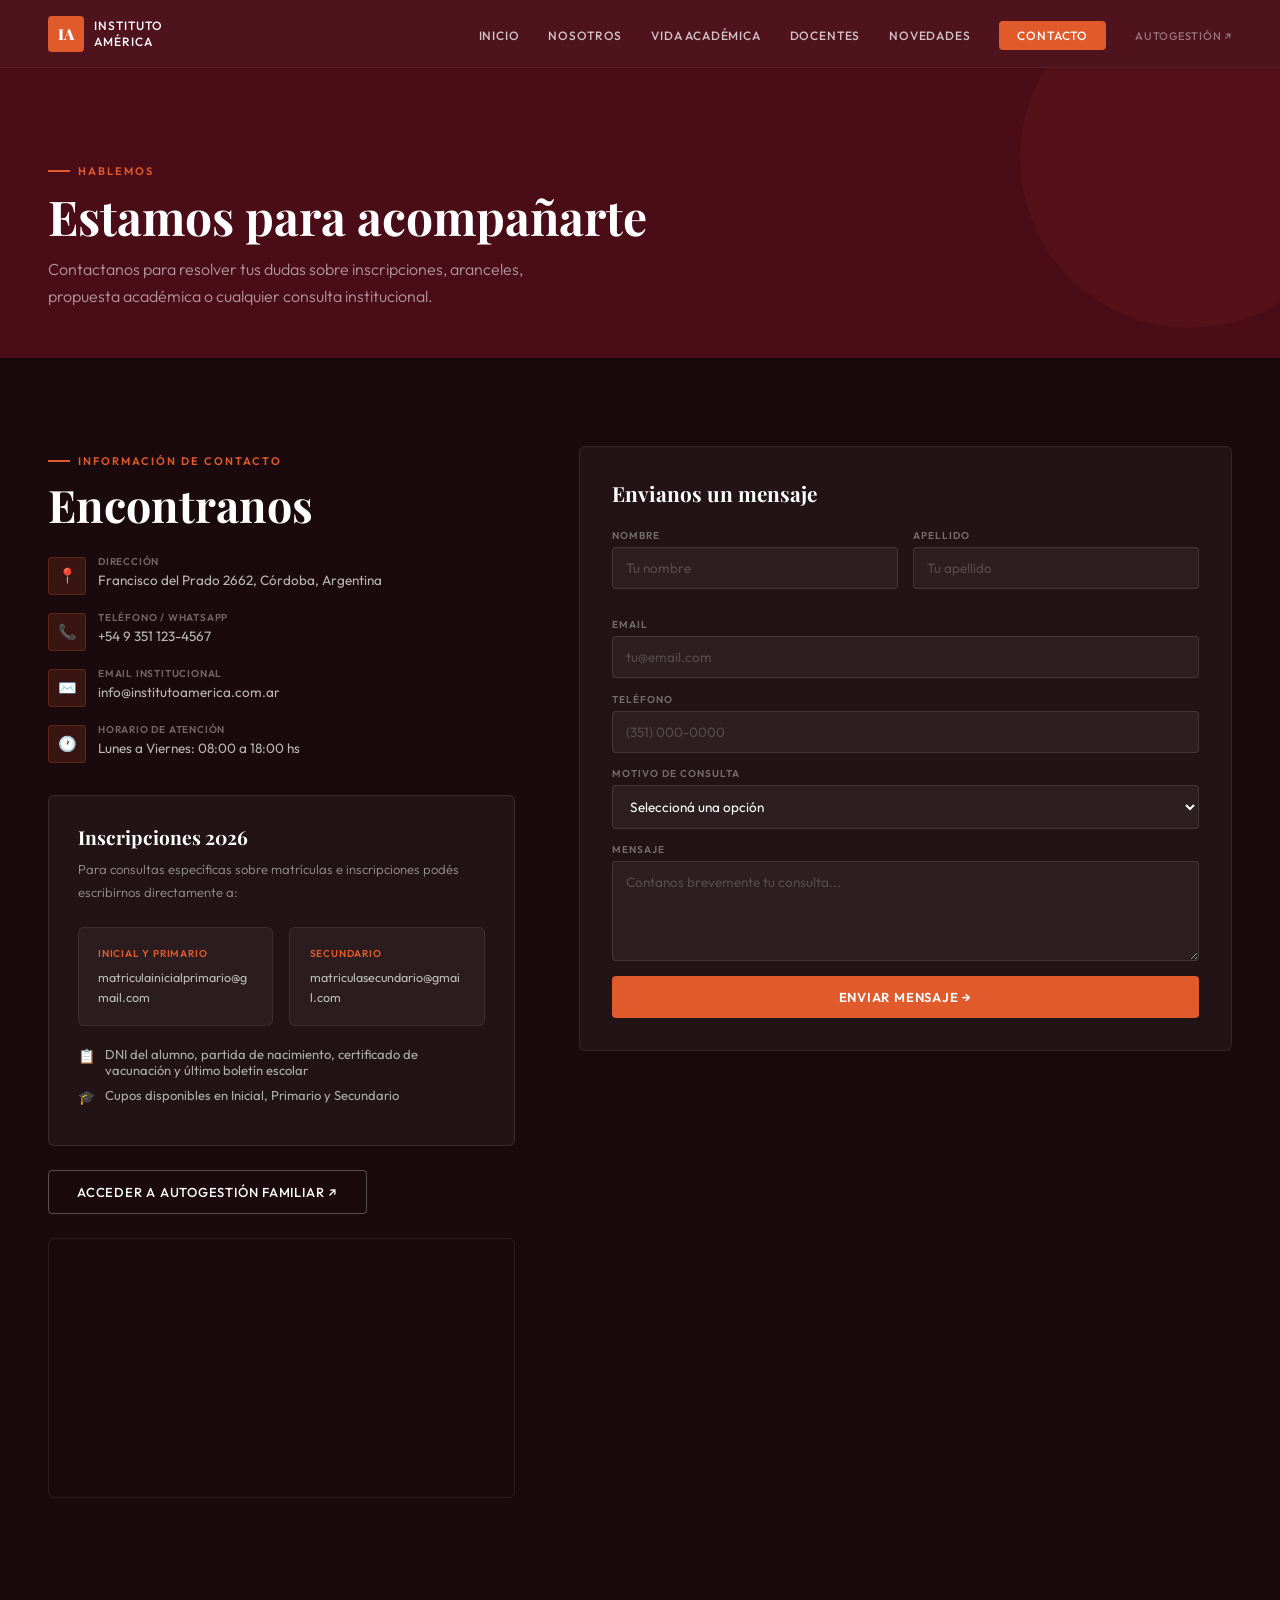
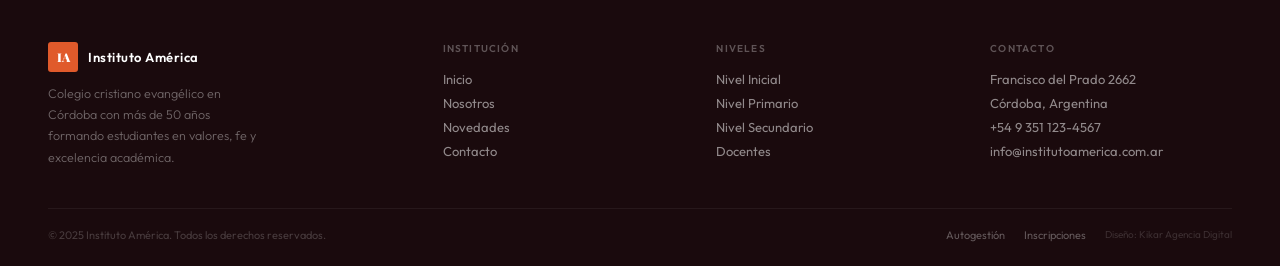
<file: contacto.html>
<!DOCTYPE html>
<html lang="es">
<head>
<meta charset="UTF-8">
<meta name="viewport" content="width=device-width, initial-scale=1.0">
<title>Contacto — Instituto América Córdoba</title>
<meta name="description" content="Contactá al Instituto América para inscripciones, información académica o cualquier consulta. Francisco del Prado 2662, Córdoba.">
<link rel="preconnect" href="https://fonts.googleapis.com">
<link href="https://fonts.googleapis.com/css2?family=Playfair+Display:ital,wght@0,700;0,900;1,700&family=Outfit:wght@300;400;500;600&display=swap" rel="stylesheet">
<link rel="stylesheet" href="css/styles.css">
<style>
.contacto-layout { display: grid; grid-template-columns: 1fr 1.4fr; gap: 4rem; align-items: start; }
.admisiones-box { background: rgba(255,255,255,.04); border: 1px solid rgba(255,255,255,.1); border-radius: 6px; padding: 1.8rem; margin-top: 2rem; }
.admisiones-box h3 { font-family: 'Playfair Display', serif; font-size: 1.2rem; font-weight: 700; color: #fff; margin-bottom: .5rem; }
.admisiones-box p { font-size: 13px; color: rgba(255,255,255,.55); line-height: 1.7; font-weight: 300; margin-bottom: 1rem; }
.detail-row { display: flex; gap: 10px; font-size: 13px; color: rgba(255,255,255,.65); margin-bottom: .6rem; align-items: flex-start; }
.detail-row span:first-child { color: var(--naranja); flex-shrink: 0; font-size: 14px; margin-top: 1px; }
.map-embed { width: 100%; height: 260px; border-radius: 6px; overflow: hidden; margin-top: 1.5rem; border: 1px solid rgba(255,255,255,.08); }
.map-embed iframe { width: 100%; height: 100%; border: none; filter: grayscale(30%) contrast(1.1); }
.email-cards { display: grid; grid-template-columns: 1fr 1fr; gap: 1rem; margin-top: 1.5rem; }
.email-card { background: rgba(255,255,255,.04); border: 1px solid rgba(255,255,255,.08); border-radius: 6px; padding: 1.2rem; }
.email-card .nivel { font-size: 10px; font-weight: 600; color: var(--naranja); text-transform: uppercase; letter-spacing: .08em; margin-bottom: .4rem; }
.email-card a { font-size: 12.5px; color: rgba(255,255,255,.7); word-break: break-all; }
.email-card a:hover { color: var(--naranja); }
@media(max-width:1024px){ .contacto-layout { grid-template-columns: 1fr; } .email-cards { grid-template-columns: 1fr; } }
</style>
</head>
<body>

<nav id="navbar">
  <a href="index.html" class="nav-logo"><div class="nav-logo-mark">IA</div><div class="nav-logo-text">Instituto<br>América</div></a>
  <ul class="nav-links">
    <li><a href="index.html">Inicio</a></li>
    <li><a href="nosotros.html">Nosotros</a></li>
    <li><a href="vida-academica.html">Vida Académica</a></li>
    <li><a href="docentes.html">Docentes</a></li>
    <li><a href="novedades.html">Novedades</a></li>
    <li><a href="contacto.html" class="nav-cta active">Contacto</a></li>
    <li><a href="https://deioweb.com.ar/SAG/" target="_blank" class="nav-autogestion">Autogestión ↗</a></li>
  </ul>
  <button class="hamburger" onclick="toggleMenu()" aria-label="Menú"><span></span><span></span><span></span></button>
</nav>
<div class="mobile-menu" id="mobileMenu">
  <a href="index.html">Inicio</a><a href="nosotros.html">Nosotros</a><a href="vida-academica.html">Vida Académica</a><a href="docentes.html">Docentes</a><a href="novedades.html">Novedades</a><a href="contacto.html">Contacto</a><a href="https://deioweb.com.ar/SAG/" target="_blank">Autogestión ↗</a>
</div>

<header class="page-header">
  <div class="page-header-tag">Hablemos</div>
  <h1>Estamos para acompañarte</h1>
  <p>Contactanos para resolver tus dudas sobre inscripciones, aranceles, propuesta académica o cualquier consulta institucional.</p>
</header>

<section class="section section-darker">
  <div class="contacto-layout">

    <!-- INFO -->
    <div class="reveal">
      <div class="section-tag" style="color:var(--naranja)">Información de contacto</div>
      <h2 class="section-title light" style="margin-bottom:1.5rem">Encontranos</h2>

      <div class="contact-item">
        <div class="contact-icon">📍</div>
        <div class="contact-text">
          <strong>Dirección</strong>
          <a href="https://www.google.com/maps/place/Francisco+del+Prado+2662,+X5012+C%C3%B3rdoba" target="_blank">Francisco del Prado 2662, Córdoba, Argentina</a>
        </div>
      </div>
      <div class="contact-item">
        <div class="contact-icon">📞</div>
        <div class="contact-text">
          <strong>Teléfono / WhatsApp</strong>
          <a href="https://wa.me/5493511234567">+54 9 351 123-4567</a>
        </div>
      </div>
      <div class="contact-item">
        <div class="contact-icon">✉️</div>
        <div class="contact-text">
          <strong>Email institucional</strong>
          <a href="mailto:info@institutoamerica.com.ar">info@institutoamerica.com.ar</a>
        </div>
      </div>
      <div class="contact-item">
        <div class="contact-icon">🕐</div>
        <div class="contact-text">
          <strong>Horario de atención</strong>
          <span>Lunes a Viernes: 08:00 a 18:00 hs</span>
        </div>
      </div>

      <!-- INSCRIPCIONES -->
      <div class="admisiones-box">
        <h3>Inscripciones 2026</h3>
        <p>Para consultas específicas sobre matrículas e inscripciones podés escribirnos directamente a:</p>
        <div class="email-cards">
          <div class="email-card">
            <div class="nivel">Inicial y Primario</div>
            <a href="mailto:matriculainicialprimario@gmail.com">matriculainicialprimario@gmail.com</a>
          </div>
          <div class="email-card">
            <div class="nivel">Secundario</div>
            <a href="mailto:matriculasecundario@gmail.com">matriculasecundario@gmail.com</a>
          </div>
        </div>
        <div style="margin-top:1.2rem">
          <div class="detail-row"><span>📋</span><span>DNI del alumno, partida de nacimiento, certificado de vacunación y último boletín escolar</span></div>
          <div class="detail-row"><span>🎓</span><span>Cupos disponibles en Inicial, Primario y Secundario</span></div>
        </div>
      </div>

      <!-- AUTOGESTIÓN -->
      <div style="margin-top:1.5rem">
        <a href="https://deioweb.com.ar/SAG/" target="_blank" class="btn-ghost">Acceder a Autogestión familiar ↗</a>
      </div>

      <!-- MAPA -->
      <div class="map-embed">
        <iframe src="https://www.google.com/maps/embed?pb=!1m18!1m12!1m3!1d3404.8!2d-64.155175!3d-31.376884!2m3!1f0!2f0!3f0!3m2!1i1024!2i768!4f13.1!3m3!1m2!1s0x94329825ca95c5f1%3A0xcb6a591462caffd0!2sFrancisco%20del%20Prado%202662%2C%20X5012%20C%C3%B3rdoba!5e0!3m2!1ses!2sar!4v1" allowfullscreen="" loading="lazy" referrerpolicy="no-referrer-when-downgrade"></iframe>
      </div>
    </div>

    <!-- FORM -->
    <div class="contacto-form reveal d1">
      <h3 style="font-family:'Playfair Display',serif;font-size:1.3rem;color:#fff;margin-bottom:1.4rem">Envianos un mensaje</h3>
      <div class="form-row" style="margin-bottom:.9rem">
        <div class="form-group"><label>Nombre</label><input type="text" placeholder="Tu nombre"></div>
        <div class="form-group"><label>Apellido</label><input type="text" placeholder="Tu apellido"></div>
      </div>
      <div class="form-group"><label>Email</label><input type="email" placeholder="tu@email.com"></div>
      <div class="form-group"><label>Teléfono</label><input type="tel" placeholder="(351) 000-0000"></div>
      <div class="form-group">
        <label>Motivo de consulta</label>
        <select>
          <option value="" disabled selected>Seleccioná una opción</option>
          <option>Inscripción Nivel Inicial</option>
          <option>Inscripción Nivel Primario</option>
          <option>Inscripción Nivel Secundario</option>
          <option>Información académica</option>
          <option>Aranceles y becas</option>
          <option>Trabajo docente</option>
          <option>Otro</option>
        </select>
      </div>
      <div class="form-group"><label>Mensaje</label><textarea placeholder="Contanos brevemente tu consulta..."></textarea></div>
      <button class="btn-primary" style="width:100%;justify-content:center" onclick="handleSubmit(this)">Enviar mensaje →</button>
      <p id="form-success" style="display:none;margin-top:1rem;font-size:13px;color:var(--naranja);text-align:center">✓ ¡Mensaje enviado! Nos comunicaremos a la brevedad.</p>
    </div>

  </div>
</section>

<footer>
  <div class="footer-grid">
    <div class="footer-brand"><div class="logo-row"><div class="logo-mark">IA</div><span class="logo-name">Instituto América</span></div><p>Colegio cristiano evangélico en Córdoba con más de 50 años formando estudiantes en valores, fe y excelencia académica.</p></div>
    <div class="footer-col"><h4>Institución</h4><a href="index.html">Inicio</a><a href="nosotros.html">Nosotros</a><a href="novedades.html">Novedades</a><a href="contacto.html">Contacto</a></div>
    <div class="footer-col"><h4>Niveles</h4><a href="vida-academica.html#inicial">Nivel Inicial</a><a href="vida-academica.html#primario">Nivel Primario</a><a href="vida-academica.html#secundario">Nivel Secundario</a><a href="docentes.html">Docentes</a></div>
    <div class="footer-col"><h4>Contacto</h4><span>Francisco del Prado 2662</span><span>Córdoba, Argentina</span><a href="https://wa.me/5493511234567">+54 9 351 123-4567</a><a href="mailto:info@institutoamerica.com.ar">info@institutoamerica.com.ar</a></div>
  </div>
  <div class="footer-bottom">
    <p>© 2025 Instituto América. Todos los derechos reservados.</p>
    <div class="footer-right"><a href="https://deioweb.com.ar/SAG/" target="_blank">Autogestión</a><a href="contacto.html">Inscripciones</a><span class="footer-credit">Diseño: Kikar Agencia Digital</span></div>
  </div>
</footer>

<script>
window.addEventListener('scroll',()=>document.getElementById('navbar').classList.toggle('scrolled',scrollY>50));
function toggleMenu(){document.getElementById('mobileMenu').classList.toggle('open')}
function handleSubmit(btn){
  btn.textContent='Enviando...';btn.disabled=true;
  setTimeout(()=>{ btn.textContent='Enviado ✓'; document.getElementById('form-success').style.display='block'; },800);
}
const obs=new IntersectionObserver(e=>{e.forEach(x=>{if(x.isIntersecting){x.target.classList.add('visible');obs.unobserve(x.target)}})},{threshold:.1,rootMargin:'0px 0px -40px 0px'});
document.querySelectorAll('.reveal').forEach(el=>obs.observe(el));
</script>
</body>
</html>
</file>
<file: css/styles.css>
/* ─── RESET & VARIABLES ──────────────────────────────── */
*, *::before, *::after { margin: 0; padding: 0; box-sizing: border-box; }
:root {
  --bordo:    #4A0C17;
  --bordo2:   #6B1220;
  --bordo3:   #8B1A2E;
  --naranja:  #E05A2B;
  --naranja2: #F07A50;
  --crema:    #F5F0E8;
  --blanco:   #FFFFFF;
  --oscuro:   #1A0A0D;
  --texto:    #2C1518;
  --gris:     #7A6065;
  --gris-l:   #E8E0DC;
}
html { scroll-behavior: smooth; }
body {
  font-family: 'Outfit', sans-serif;
  background: var(--crema);
  color: var(--texto);
  overflow-x: hidden;
}
img { display: block; max-width: 100%; }
a { text-decoration: none; }
button { cursor: pointer; font-family: inherit; }

/* ─── NAV ─────────────────────────────────────────────── */
nav {
  position: fixed; top: 0; left: 0; right: 0; z-index: 200;
  height: 68px; padding: 0 3rem;
  display: flex; align-items: center; justify-content: space-between;
  background: rgba(74,12,23,0.97); backdrop-filter: blur(12px);
  border-bottom: 1px solid rgba(255,255,255,0.06);
  transition: all .3s ease;
}
nav.scrolled { height: 56px; box-shadow: 0 4px 24px rgba(0,0,0,.3); }
.nav-logo { display: flex; align-items: center; gap: 10px; color: var(--blanco); }
.nav-logo-mark {
  width: 36px; height: 36px; background: var(--naranja); border-radius: 4px;
  display: flex; align-items: center; justify-content: center;
  font-family: 'Playfair Display', serif; font-weight: 900; font-size: 15px; color: #fff; flex-shrink: 0;
}
.nav-logo-text { font-size: 12px; font-weight: 500; letter-spacing: .08em; text-transform: uppercase; line-height: 1.3; }
.nav-links { display: flex; gap: 1.8rem; list-style: none; align-items: center; }
.nav-links a {
  color: rgba(255,255,255,.75); font-size: 12px; font-weight: 500;
  letter-spacing: .07em; text-transform: uppercase; transition: color .2s;
  padding-bottom: 3px; border-bottom: 2px solid transparent;
}
.nav-links a:hover, .nav-links a.active { color: #fff; border-bottom-color: var(--naranja); }
.nav-cta {
  padding: 7px 18px !important; background: var(--naranja) !important;
  color: #fff !important; border-radius: 4px !important; border-bottom: none !important;
  transition: background .2s !important;
}
.nav-cta:hover { background: var(--naranja2) !important; }
.nav-autogestion {
  opacity: .55; font-size: 11px !important; border-bottom: none !important;
}
.hamburger {
  display: none; flex-direction: column; gap: 5px;
  background: none; border: none; padding: 4px; cursor: pointer;
}
.hamburger span { width: 22px; height: 2px; background: #fff; border-radius: 2px; display: block; transition: all .3s; }
.mobile-menu {
  display: none; position: fixed; top: 68px; left: 0; right: 0;
  background: var(--bordo); z-index: 199; padding: 1.5rem;
  flex-direction: column; gap: .8rem; border-bottom: 2px solid var(--naranja);
}
.mobile-menu a {
  color: rgba(255,255,255,.8); font-size: 14px; font-weight: 500;
  letter-spacing: .06em; text-transform: uppercase; padding: .5rem 0;
  border-bottom: 1px solid rgba(255,255,255,.1);
}
.mobile-menu.open { display: flex; }

/* ─── BUTTONS ─────────────────────────────────────────── */
.btn-primary {
  padding: 13px 28px; background: var(--naranja); color: #fff;
  font-size: 13px; font-weight: 600; letter-spacing: .06em; text-transform: uppercase;
  border-radius: 4px; border: none; transition: all .2s;
  display: inline-flex; align-items: center; gap: 6px;
}
.btn-primary:hover { background: var(--naranja2); transform: translateY(-2px); box-shadow: 0 8px 20px rgba(224,90,43,.4); }
.btn-bordo { background: var(--bordo); }
.btn-bordo:hover { background: var(--bordo2) !important; box-shadow: 0 8px 20px rgba(74,12,23,.3) !important; }
.btn-ghost {
  padding: 13px 28px; border: 1px solid rgba(255,255,255,.28); color: #fff;
  font-size: 13px; font-weight: 500; letter-spacing: .06em; text-transform: uppercase;
  border-radius: 4px; background: none; transition: all .2s; display: inline-flex; align-items: center; gap: 6px;
}
.btn-ghost:hover { border-color: rgba(255,255,255,.7); background: rgba(255,255,255,.06); }

/* ─── PAGE HEADER ─────────────────────────────────────── */
.page-header {
  background: var(--bordo); padding: 5.5rem 3rem 3rem; position: relative; overflow: hidden;
  margin-top: 68px;
}
.page-header::after {
  content: ''; position: absolute; right: -80px; top: -80px;
  width: 340px; height: 340px; border-radius: 50%; background: rgba(224,90,43,.07);
}
.page-header-tag {
  display: inline-flex; align-items: center; gap: 8px;
  color: var(--naranja); font-size: 11px; font-weight: 600;
  letter-spacing: .18em; text-transform: uppercase; margin-bottom: .7rem;
}
.page-header-tag::before { content: ''; width: 22px; height: 2px; background: var(--naranja); }
.page-header h1 {
  font-family: 'Playfair Display', serif; font-size: clamp(2rem, 4vw, 3rem);
  font-weight: 700; color: #fff; line-height: 1.15; max-width: 600px;
}
.page-header p { font-size: 1rem; color: rgba(255,255,255,.58); margin-top: .7rem; max-width: 540px; font-weight: 300; line-height: 1.7; }

/* ─── SECTION UTILS ───────────────────────────────────── */
.section    { padding: 5.5rem 3rem; }
.section-sm { padding: 3.5rem 3rem; }
.section-dark    { background: var(--bordo); color: #fff; }
.section-darker  { background: var(--oscuro); color: #fff; }
.section-mid     { background: var(--bordo2); color: #fff; }
.section-tag {
  display: inline-flex; align-items: center; gap: 8px;
  color: var(--naranja); font-size: 11px; font-weight: 600;
  letter-spacing: .18em; text-transform: uppercase; margin-bottom: .7rem;
}
.section-tag::before { content: ''; width: 22px; height: 2px; background: var(--naranja); }
.section-title {
  font-family: 'Playfair Display', serif; font-size: clamp(1.9rem, 3.5vw, 2.8rem);
  font-weight: 700; line-height: 1.15; color: var(--bordo);
}
.section-title.light { color: #fff; }
.container { max-width: 1200px; margin: 0 auto; }

/* ─── REVEAL ANIMATIONS ───────────────────────────────── */
.reveal { opacity: 0; transform: translateY(28px); transition: opacity .65s ease, transform .65s ease; }
.reveal.visible { opacity: 1; transform: translateY(0); }
.d1 { transition-delay: .1s; }
.d2 { transition-delay: .2s; }
.d3 { transition-delay: .3s; }

/* ─── VERSÍCULO STRIP ─────────────────────────────────── */
.versiculo { background: var(--bordo2); padding: 2.5rem 3rem; text-align: center; }
.versiculo blockquote {
  font-family: 'Playfair Display', serif; font-size: 1.25rem;
  font-style: italic; color: rgba(255,255,255,.88);
  max-width: 660px; margin: 0 auto; line-height: 1.65;
}
.versiculo cite { display: block; margin-top: .7rem; font-size: 12px; color: var(--naranja); font-style: normal; font-weight: 600; letter-spacing: .1em; }

/* ─── FOOTER ──────────────────────────────────────────── */
footer { background: var(--oscuro); padding: 3.5rem 3rem 1.5rem; }
.footer-grid { display: grid; grid-template-columns: 1.5fr 1fr 1fr 1fr; gap: 2rem; margin-bottom: 2.5rem; }
.footer-brand { }
.footer-brand .logo-row { display: flex; align-items: center; gap: 10px; margin-bottom: .7rem; }
.footer-brand .logo-mark { width: 30px; height: 30px; background: var(--naranja); border-radius: 3px; display: flex; align-items: center; justify-content: center; font-family: 'Playfair Display', serif; font-weight: 900; font-size: 12px; color: #fff; }
.footer-brand .logo-name { color: #fff; font-weight: 600; font-size: 13px; letter-spacing: .04em; }
.footer-brand p { font-size: 12.5px; color: rgba(255,255,255,.38); line-height: 1.7; max-width: 220px; font-weight: 300; margin-top: .4rem; }
.footer-col h4 { font-size: 10px; font-weight: 600; color: rgba(255,255,255,.3); letter-spacing: .12em; text-transform: uppercase; margin-bottom: 1rem; }
.footer-col a, .footer-col span { display: block; color: rgba(255,255,255,.52); font-size: 13px; margin-bottom: .5rem; transition: color .2s; }
.footer-col a:hover { color: var(--naranja); }
.footer-bottom { border-top: 1px solid rgba(255,255,255,.06); padding-top: 1.2rem; display: flex; justify-content: space-between; align-items: center; flex-wrap: wrap; gap: .5rem; }
.footer-bottom p { font-size: 11px; color: rgba(255,255,255,.2); }
.footer-bottom .footer-right { display: flex; gap: 1.2rem; align-items: center; }
.footer-bottom .footer-right a { font-size: 11px; color: rgba(255,255,255,.32); transition: color .2s; }
.footer-bottom .footer-right a:hover { color: var(--naranja); }
.footer-credit { font-size: 10px; color: rgba(255,255,255,.15); }

/* ─── CARDS ───────────────────────────────────────────── */
.novedad-card { background: #fff; border-radius: 6px; overflow: hidden; transition: transform .3s, box-shadow .3s; }
.novedad-card:hover { transform: translateY(-5px); box-shadow: 0 18px 40px rgba(107,18,32,.1); }
.novedad-img { aspect-ratio: 16/10; overflow: hidden; position: relative; }
.novedad-img img { width: 100%; height: 100%; object-fit: cover; object-position: top center; transition: transform .4s; }
.novedad-card:hover .novedad-img img { transform: scale(1.04); }
.novedad-tag { position: absolute; top: 12px; left: 12px; padding: 4px 10px; background: var(--bordo); color: #fff; font-size: 10px; font-weight: 600; letter-spacing: .08em; text-transform: uppercase; border-radius: 2px; }
.novedad-tag.naranja { background: var(--naranja); }
.novedad-body { padding: 1.3rem; }
.novedad-fecha { font-size: 11px; font-weight: 600; color: var(--naranja); text-transform: uppercase; letter-spacing: .1em; margin-bottom: 5px; }
.novedad-title { font-family: 'Playfair Display', serif; font-size: 1.05rem; font-weight: 700; color: var(--bordo); line-height: 1.3; margin-bottom: .6rem; }
.novedad-excerpt { font-size: 12.5px; color: var(--gris); line-height: 1.7; font-weight: 300; }
.novedad-footer { padding: .8rem 1.3rem 1.3rem; }
.novedad-footer a { font-size: 12px; font-weight: 600; color: var(--naranja); letter-spacing: .05em; text-transform: uppercase; }

/* ─── PILAR CARDS ─────────────────────────────────────── */
.pilar { padding: 1rem 1.2rem; border-left: 3px solid var(--naranja); background: rgba(107,18,32,.05); border-radius: 0 4px 4px 0; }
.pilar-t { font-size: 12px; font-weight: 600; color: var(--bordo); letter-spacing: .06em; text-transform: uppercase; margin-bottom: 3px; }
.pilar-d { font-size: 12.5px; color: var(--gris); line-height: 1.5; }

/* ─── CONTACT FORM ────────────────────────────────────── */
.contacto-form { background: rgba(255,255,255,.04); border: 1px solid rgba(255,255,255,.08); border-radius: 6px; padding: 2rem; }
.form-row { display: grid; grid-template-columns: 1fr 1fr; gap: .9rem; }
.form-group { display: flex; flex-direction: column; gap: 5px; margin-bottom: .9rem; }
.form-group label { font-size: 10px; font-weight: 600; letter-spacing: .1em; text-transform: uppercase; color: rgba(255,255,255,.38); }
.form-group input, .form-group select, .form-group textarea {
  background: rgba(255,255,255,.05); border: 1px solid rgba(255,255,255,.1);
  border-radius: 4px; padding: 11px 13px; color: #fff;
  font-family: 'Outfit', sans-serif; font-size: 13.5px; outline: none; transition: border-color .2s; width: 100%;
}
.form-group input:focus, .form-group select:focus, .form-group textarea:focus { border-color: var(--naranja); }
.form-group input::placeholder, .form-group textarea::placeholder { color: rgba(255,255,255,.2); }
.form-group select option { background: var(--oscuro); }
.form-group textarea { resize: vertical; min-height: 100px; }

/* ─── DOCENTE CARD ────────────────────────────────────── */
.docente-card { background: #fff; border-radius: 6px; overflow: hidden; box-shadow: 0 2px 16px rgba(107,18,32,.07); }
.docente-img-wrap { aspect-ratio: 3/2; overflow: hidden; }
.docente-img-wrap img { width: 100%; height: 100%; object-fit: cover; object-position: top center; transition: transform .4s; }
.docente-card:hover .docente-img-wrap img { transform: scale(1.04); }
.docente-body { padding: 1.4rem; }
.docente-cargo { font-size: 11px; font-weight: 600; color: var(--naranja); text-transform: uppercase; letter-spacing: .07em; margin-bottom: .4rem; }
.docente-nombre { font-family: 'Playfair Display', serif; font-size: 1.15rem; font-weight: 700; color: var(--bordo); margin-bottom: .7rem; }
.docente-bio { font-size: 13px; color: var(--gris); line-height: 1.7; font-weight: 300; }

/* ─── MISION CARDS ────────────────────────────────────── */
.mision-card { padding: 1.8rem; background: #fff; border-radius: 6px; box-shadow: 0 2px 12px rgba(107,18,32,.06); border-top: 3px solid var(--naranja); }
.mision-card h3 { font-family: 'Playfair Display', serif; font-size: 1.1rem; font-weight: 700; color: var(--bordo); margin-bottom: .7rem; }
.mision-card p { font-size: 13px; color: var(--gris); line-height: 1.75; font-weight: 300; }

/* ─── VALUES STRIP ────────────────────────────────────── */
.values-strip { background: var(--bordo); display: grid; grid-template-columns: repeat(4,1fr); }
.value-item { padding: 2rem; border-right: 1px solid rgba(255,255,255,.08); transition: background .3s; }
.value-item:last-child { border-right: none; }
.value-item:hover { background: rgba(255,255,255,.04); }
.value-icon { font-size: 18px; margin-bottom: .9rem; }
.value-name { font-family: 'Playfair Display', serif; font-size: 1.05rem; font-weight: 700; color: #fff; margin-bottom: .4rem; }
.value-desc { font-size: 12px; color: rgba(255,255,255,.48); line-height: 1.6; font-weight: 300; }

/* ─── REFLEXION ───────────────────────────────────────── */
.reflexion-box { background: rgba(255,255,255,.04); border: 1px solid rgba(255,255,255,.08); border-radius: 6px; padding: 2rem 2.5rem; position: relative; max-width: 720px; margin: 0 auto; }
.reflexion-box::before { content: '"'; position: absolute; top: -1rem; left: 1.5rem; font-family: 'Playfair Display', serif; font-size: 5rem; color: var(--naranja); opacity: .25; line-height: 1; }
.reflexion-title { font-family: 'Playfair Display', serif; font-size: 1.25rem; font-weight: 700; color: #fff; margin-bottom: 1rem; }
.reflexion-text { font-size: 13.5px; color: rgba(255,255,255,.62); line-height: 1.85; font-weight: 300; }
.reflexion-text em { color: rgba(255,255,255,.85); font-style: italic; }
.reflexion-prayer { margin-top: 1.2rem; padding: 1rem 1.2rem; background: rgba(224,90,43,.12); border-left: 3px solid var(--naranja); border-radius: 0 4px 4px 0; }
.reflexion-prayer p { font-size: 12.5px; color: rgba(255,255,255,.7); line-height: 1.7; font-style: italic; }
.reflexion-verse { margin-top: 1rem; font-size: 12px; color: var(--naranja); font-style: italic; text-align: right; }

/* ─── ADMISIONES STEPS ────────────────────────────────── */
.step { display: flex; gap: 1.2rem; padding: 1.2rem 0; border-bottom: 1px solid rgba(255,255,255,.08); }
.step:last-child { border-bottom: none; }
.step-num { font-family: 'Playfair Display', serif; font-size: 1.8rem; font-weight: 700; color: var(--naranja); opacity: .35; flex-shrink: 0; width: 34px; text-align: right; line-height: 1; }
.step h4 { font-size: 13.5px; font-weight: 600; color: #fff; margin-bottom: 3px; }
.step p { font-size: 12.5px; color: rgba(255,255,255,.48); line-height: 1.6; font-weight: 300; }

/* ─── CONTACT INFO ────────────────────────────────────── */
.contact-item { display: flex; gap: 12px; align-items: flex-start; margin-bottom: 1rem; }
.contact-icon { width: 38px; height: 38px; background: rgba(224,90,43,.15); border: 1px solid rgba(224,90,43,.25); border-radius: 4px; display: flex; align-items: center; justify-content: center; font-size: 15px; flex-shrink: 0; margin-top: 2px; }
.contact-text strong { display: block; font-size: 10px; font-weight: 600; color: rgba(255,255,255,.38); text-transform: uppercase; letter-spacing: .08em; margin-bottom: 3px; }
.contact-text span, .contact-text a { font-size: 13.5px; color: rgba(255,255,255,.7); display: block; }
.contact-text a:hover { color: var(--naranja); }

/* ─── GALERIA ─────────────────────────────────────────── */
.galeria-grid { display: grid; grid-template-columns: repeat(4,1fr); gap: 4px; }
.galeria-item { aspect-ratio: 1; overflow: hidden; }
.galeria-item img { width: 100%; height: 100%; object-fit: cover; transition: transform .4s; }
.galeria-item:hover img { transform: scale(1.06); }

/* ─── CURRICULA PLACEHOLDER ───────────────────────────── */
.curricula-placeholder {
  background: rgba(107,18,32,.04); border: 2px dashed rgba(107,18,32,.15);
  border-radius: 6px; padding: 2.5rem; text-align: center;
  color: var(--gris); font-size: 13px; font-style: italic; line-height: 1.8;
}

/* ─── PROG BLUR ───────────────────────────────────────── */
.prog-blur-wrap { position: relative; overflow: hidden; }
.prog-blur-bottom {
  pointer-events: none; position: absolute; bottom: 0; left: 0; width: 100%; height: 140px;
  background: linear-gradient(to bottom, transparent, var(--crema));
  -webkit-backdrop-filter: blur(3px); backdrop-filter: blur(3px);
  mask-image: linear-gradient(to top, var(--crema) 40%, transparent);
  -webkit-mask-image: linear-gradient(to top, var(--crema) 40%, transparent);
  display: flex; align-items: flex-end; padding-bottom: 1rem; justify-content: center;
}
.prog-blur-bottom span { font-size: 11px; color: var(--gris); font-style: italic; }

/* ─── NIVEL CARD ──────────────────────────────────────── */
.nivel-card { position: relative; overflow: hidden; aspect-ratio: 3/4; display: block; }
.nivel-card img { width: 100%; height: 100%; object-fit: cover; transition: transform .5s; }
.nivel-card:hover img { transform: scale(1.05); }
.nivel-card::before { content: ''; position: absolute; inset: 0; background: linear-gradient(to top, rgba(26,10,13,.9) 0%, rgba(26,10,13,.2) 50%, transparent 100%); z-index: 1; }
.nivel-overlay { position: absolute; bottom: 0; left: 0; right: 0; z-index: 2; padding: 1.6rem; transform: translateY(48px); transition: transform .4s; }
.nivel-card:hover .nivel-overlay { transform: translateY(0); }
.nivel-num { font-family: 'Playfair Display', serif; font-size: 2.4rem; font-weight: 700; color: var(--naranja); opacity: .32; line-height: 1; display: block; }
.nivel-name { font-family: 'Playfair Display', serif; font-size: 1.4rem; font-weight: 700; color: #fff; display: block; margin-bottom: .4rem; }
.nivel-desc { font-size: 12.5px; color: rgba(255,255,255,.62); line-height: 1.6; font-weight: 300; }
.nivel-link { display: inline-flex; align-items: center; gap: 5px; color: var(--naranja); font-size: 12px; font-weight: 600; letter-spacing: .06em; text-transform: uppercase; margin-top: 10px; }

/* ─── HISTORIA TIMELINE ───────────────────────────────── */
.historia-item { display: grid; grid-template-columns: 80px 1fr; gap: 1.5rem; padding: 1.5rem 0; border-bottom: 1px solid var(--gris-l); }
.historia-item:last-child { border-bottom: none; }
.historia-year { font-family: 'Playfair Display', serif; font-size: 1.6rem; font-weight: 700; color: var(--naranja); line-height: 1; padding-top: 3px; }
.historia-item h4 { font-size: 14px; font-weight: 600; color: var(--bordo); margin-bottom: 4px; }
.historia-item p { font-size: 13px; color: var(--gris); line-height: 1.7; font-weight: 300; }

/* ─── RESPONSIVE ──────────────────────────────────────── */
@media (max-width: 1024px) {
  nav { padding: 0 1.5rem; }
  .nav-links { gap: 1.2rem; }
  .section, .section-sm { padding: 4rem 1.5rem; }
  .footer-grid { grid-template-columns: 1fr 1fr; }
  .values-strip { grid-template-columns: 1fr 1fr; }
  .galeria-grid { grid-template-columns: repeat(2,1fr); }
  .value-item { border-right: none; border-bottom: 1px solid rgba(255,255,255,.08); }
  .page-header { padding: 4.5rem 1.5rem 2.5rem; }
}
@media (max-width: 768px) {
  .nav-links { display: none; }
  .hamburger { display: flex; }
  .section, .section-sm { padding: 3rem 1.2rem; }
  .form-row { grid-template-columns: 1fr; }
  .footer-grid { grid-template-columns: 1fr; }
  .footer-bottom { flex-direction: column; text-align: center; }
  .values-strip { grid-template-columns: 1fr; }
  .galeria-grid { grid-template-columns: repeat(2,1fr); }
  .page-header { padding: 4rem 1.2rem 2rem; }
}
</file>
